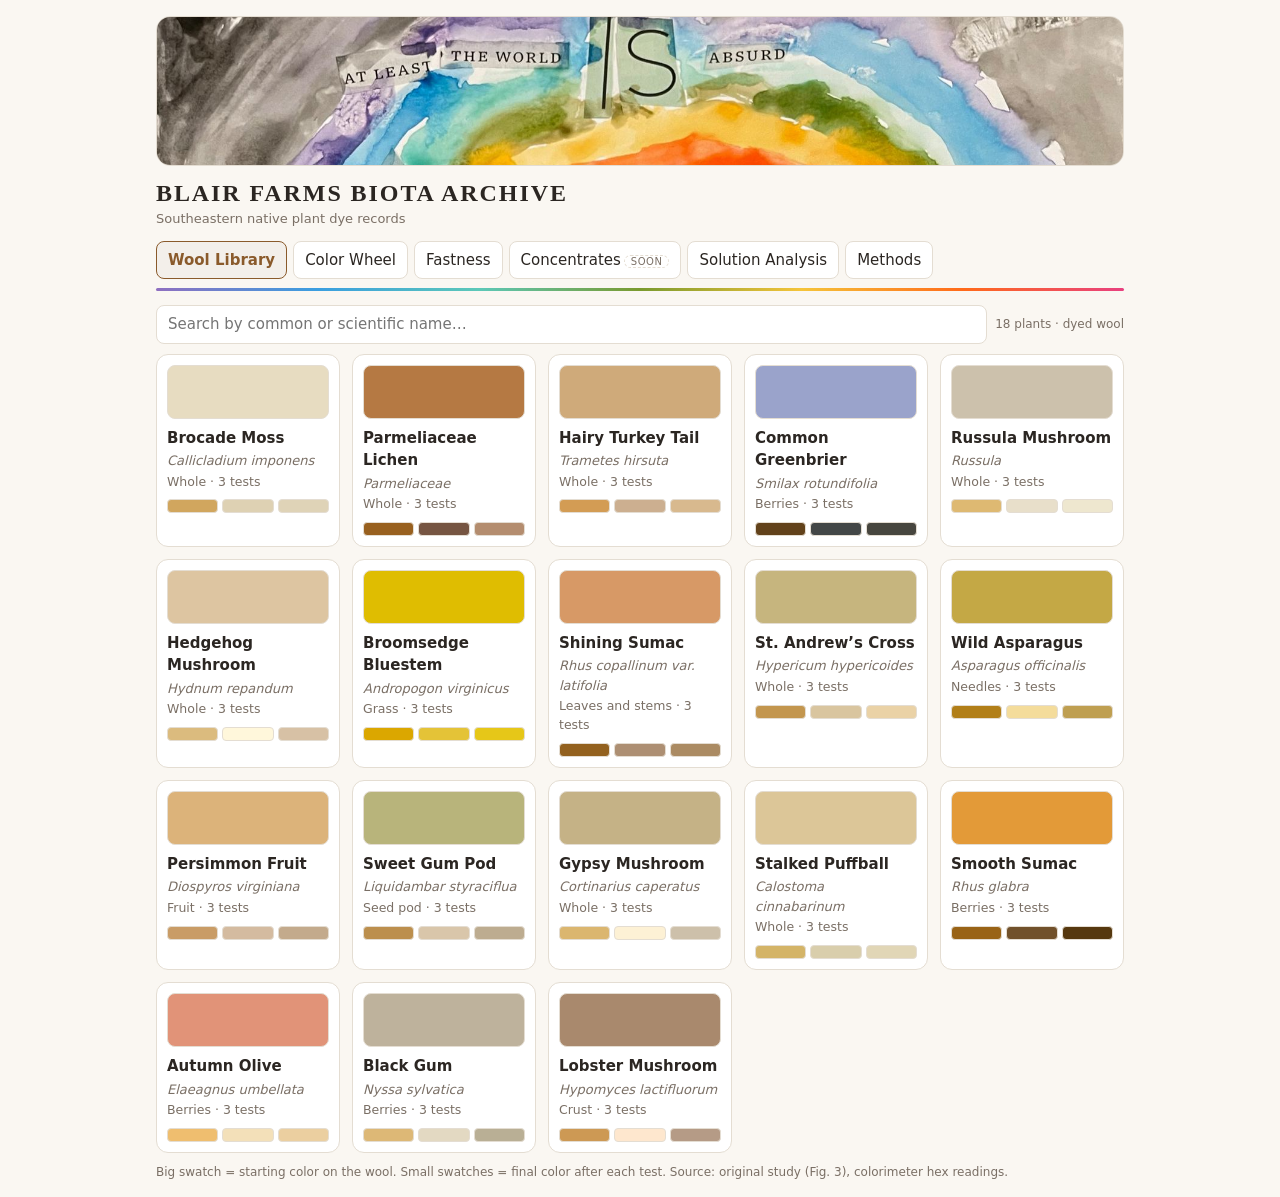
<file: index.html>
<!DOCTYPE html>
<html lang="en">
  <head>
    <meta charset="utf-8" />
    <meta
      name="viewport"
      content="width=device-width, initial-scale=1, viewport-fit=cover"
    />
    <meta
      http-equiv="Content-Security-Policy"
      content="default-src 'none'; script-src 'self'; style-src 'self'; style-src-attr 'unsafe-inline'; img-src 'self'; connect-src 'self'; base-uri 'none'; form-action 'none'"
    />
    <meta name="referrer" content="no-referrer" />
    <title>BLAIR FARMS BIOTA ARCHIVE</title>
    <link rel="icon" type="image/png" href="favicon.png" />
    <link rel="stylesheet" href="style.css" />
  </head>
  <body>
    <div class="w">
      <img
        class="hero"
        src="banner.jpg"
        alt="Watercolor rainbow arch with cut-out paper lettering"
      />
      <h1>BLAIR FARMS BIOTA ARCHIVE</h1>
      <div class="sub">Southeastern native plant dye records</div>
      <div class="tabs" id="tabs"></div>
      <div id="app"><div class="note">Loading…</div></div>
      <div id="ov"></div>
    </div>
    <script src="app.js" defer></script>
  </body>
</html>
</file>
<file: style.css>
/* BLAIR FARMS BIOTA ARCHIVE: styles */
:root {
  --bg: #faf7f2;
  --card: #fff;
  --ink: #2b2622;
  --mute: #7a6f65;
  --line: #e4ddd2;
  --acc: #8a5a2b;
  color-scheme: light;
  box-sizing: border-box;
  padding-top: env(safe-area-inset-top,0px);
  padding-bottom: env(safe-area-inset-bottom,0px);
}

@media (prefers-color-scheme:dark) {
  :root:not([data-theme="light"]) {
    --bg: #1c1916;
    --card: #26221e;
    --ink: #efe8de;
    --mute: #a69b8e;
    --line: #3a342d;
    --acc: #d9a066;
    color-scheme: dark;
  }
}

:root[data-theme="dark"] {
  --bg: #1c1916;
  --card: #26221e;
  --ink: #efe8de;
  --mute: #a69b8e;
  --line: #3a342d;
  --acc: #d9a066;
  color-scheme: dark;
}

html {
  scroll-padding-top: env(safe-area-inset-top,0px);
}

* {
  box-sizing: border-box;
}

body {
  margin: 0;
  background: var(--bg);
  color: var(--ink);
  font: 15px/1.5 system-ui,-apple-system,"Segoe UI",sans-serif;
}

.w {
  max-width: 1000px;
  margin: 0 auto;
  padding: 16px;
}

h1 {
  font: 600 24px Georgia,serif;
  letter-spacing: .08em;
  margin: 0;
}

h2 {
  font: 600 17px Georgia,serif;
  margin: 22px 0 8px;
}

.sub {
  color: var(--mute);
  font-size: 13px;
  margin: 2px 0 12px;
}

.tabs {
  display: flex;
  gap: 6px;
  flex-wrap: wrap;
  margin: 10px 0 14px;
  padding-bottom: 12px;
  position: relative;
}

.tabs::after {
  content: "";
  position: absolute;
  left: 0;
  right: 0;
  bottom: 0;
  height: 3px;
  border-radius: 2px;
  background: linear-gradient(
    90deg,
    #8f6fc0,
    #3a9ee0,
    #5cc8b8,
    #7a9a2e,
    #f5c43a,
    #ff6a1a,
    #e8407f
  );
}

.bar {
  display: flex;
  gap: 8px;
  flex-wrap: wrap;
  align-items: center;
  margin: 10px 0;
}

button,select,input {
  font: inherit;
  color: var(--ink);
  background: var(--card);
  border: 1px solid var(--line);
  border-radius: 8px;
  padding: 7px 11px;
}

button {
  cursor: pointer;
}

button.on {
  border-color: var(--acc);
  color: var(--acc);
  font-weight: 600;
}

.soon {
  font-size: 10px;
  text-transform: uppercase;
  letter-spacing: .05em;
  color: var(--mute);
  border: 1px dashed var(--line);
  border-radius: 99px;
  padding: 0 6px;
  margin-left: 3px;
}

.grid {
  display: grid;
  grid-template-columns: repeat(auto-fill,minmax(170px,1fr));
  gap: 12px;
}

.card {
  background: var(--card);
  border: 1px solid var(--line);
  border-radius: 12px;
  padding: 10px;
  cursor: pointer;
  display: flex;
  flex-direction: column;
  gap: 2px;
}

.card:hover {
  border-color: var(--acc);
}

.card i {
  color: var(--mute);
  font-size: 13px;
}

.card small {
  color: var(--mute);
}

.sw {
  height: 54px;
  border-radius: 8px;
  margin-bottom: 6px;
  border: 1px solid var(--line);
}

.strip {
  display: flex;
  gap: 4px;
  margin-top: 6px;
}

.strip span {
  flex: 1;
  height: 14px;
  border-radius: 4px;
  border: 1px solid var(--line);
}

.ov {
  position: fixed;
  inset: 0;
  background: rgba(0,0,0,.5);
  display: flex;
  justify-content: center;
  align-items: flex-start;
  overflow: auto;
  padding: 16px;
  z-index: 5;
}

.md {
  background: var(--bg);
  border-radius: 14px;
  padding: 16px;
  width: 100%;
  max-width: 720px;
  margin: auto;
}

.t {
  background: var(--card);
  border: 1px solid var(--line);
  border-radius: 10px;
  padding: 10px;
  margin: 8px 0;
}

.row {
  display: flex;
  gap: 6px;
  flex-wrap: wrap;
  align-items: flex-end;
}

.chip {
  width: 58px;
  text-align: center;
  font-size: 11px;
  color: var(--mute);
}

.chip div {
  height: 34px;
  border-radius: 6px;
  border: 1px solid var(--line);
  margin-bottom: 2px;
}

.rk {
  display: grid;
  grid-template-columns: 76px 1fr 48px;
  gap: 8px;
  align-items: center;
  margin: 5px 0;
  font-size: 13px;
}

.rk .b {
  height: 16px;
  border-radius: 5px;
  background: var(--acc);
  opacity: .85;
}

.rk .g {
  display: flex;
  gap: 6px;
}

.rk .g span {
  width: 30px;
  height: 16px;
  border-radius: 4px;
  border: 1px solid var(--line);
}

.pad {
  overflow-x: auto;
}

svg {
  max-width: 100%;
  height: auto;
}

svg text {
  fill: var(--mute);
  font-size: 11px;
}

.note {
  font-size: 12px;
  color: var(--mute);
}

.wh {
  position: relative;
  width: min(100%,460px);
  aspect-ratio: 1;
  margin: 0 auto;
}

.wh .bg {
  position: absolute;
  inset: 13%;
  border-radius: 50%;
  background: radial-gradient(circle,#fff 0%,rgba(255,255,255,0) 72%),conic-gradient(hsl(0,100%,50%),hsl(60,100%,50%),hsl(120,100%,50%),hsl(180,100%,50%),hsl(240,100%,50%),hsl(300,100%,50%),hsl(360,100%,50%));
  border: 1px solid var(--line);
}

.wh svg {
  position: absolute;
  inset: 0;
  width: 100%;
  height: 100%;
}

.cov {
  display: flex;
  flex-wrap: wrap;
  gap: 6px;
  margin: 10px 0;
}

.cov span {
  font-size: 12px;
  padding: 3px 9px;
  border-radius: 99px;
  border: 1px solid var(--line);
}

.cov .y {
  color: #fff;
  text-shadow: 0 0 2px rgba(0,0,0,.6);
}

.cov .n {
  color: var(--mute);
  border-style: dashed;
}

.ph {
  border: 2px dashed var(--line);
  border-radius: 14px;
  padding: 18px;
  background: var(--card);
}

.fm {
  background: var(--card);
  border: 1px solid var(--line);
  border-radius: 10px;
  padding: 12px;
  overflow-x: auto;
  font: 13px/1.6 ui-monospace,Menlo,Consolas,monospace;
  white-space: pre;
}

.tb {
  border-collapse: collapse;
  font-size: 13px;
  margin: 8px 0;
}

.tb td,.tb th {
  border: 1px solid var(--line);
  padding: 4px 10px;
  text-align: right;
}

.tb td:first-child {
  text-align: left;
}

.ck {
  display: flex;
  flex-direction: column;
  align-items: center;
  gap: 3px;
  width: 68px;
  padding: 6px;
  font-size: 11px;
}

.ck.on {
  border-color: var(--acc);
  box-shadow: 0 0 0 1px var(--acc);
}

.cs {
  display: block;
  width: 100%;
  height: 28px;
  border-radius: 5px;
  border: 1px solid var(--line);
}

.cmp {
  display: flex;
  align-items: center;
  gap: 12px;
  flex-wrap: wrap;
  margin: 14px 0;
}

.sq {
  width: 64px;
  height: 64px;
  border-radius: 12px;
  border: 1px solid var(--line);
}

.big {
  font: 600 26px Georgia, serif;
}

details summary {
  cursor: pointer;
  margin: 10px 0 6px;
}

.hero {
  display: block;
  width: 100%;
  height: 150px;
  object-fit: cover;
  object-position: 50% 40%;
  border-radius: 14px;
  border: 1px solid var(--line);
  margin-bottom: 14px;
}

button.on {
  background: color-mix(in srgb, var(--acc) 10%, var(--card));
}

.card:hover {
  box-shadow: 0 2px 10px color-mix(in srgb, var(--acc) 25%, transparent);
}

@media (max-width: 560px) {
  .hero {
    height: 100px;
  }
}

/* Solution Analysis: case studies */
.st-grid {
  grid-template-columns: repeat(auto-fill,minmax(220px,1fr));
}

.st-th {
  display: block;
  width: 100%;
  height: 130px;
  object-fit: cover;
  border-radius: 8px;
  border: 1px solid var(--line);
  margin-bottom: 6px;
}

.st-chip {
  display: inline-block;
  font-size: 10px;
  text-transform: uppercase;
  letter-spacing: .05em;
  color: var(--acc);
  border: 1px solid var(--acc);
  border-radius: 99px;
  padding: 0 8px;
  margin-top: 4px;
}

.st-head {
  display: flex;
  gap: 16px;
  align-items: flex-start;
  flex-wrap: wrap;
  margin-bottom: 6px;
}

.st-head img {
  width: 200px;
  max-width: 100%;
  aspect-ratio: 1;
  object-fit: cover;
  border-radius: 12px;
  border: 1px solid var(--line);
}

.st-head > div {
  flex: 1;
  min-width: 220px;
}

.st-h3 {
  font: 600 14px Georgia,serif;
  margin: 14px 0 4px;
}

.st-call {
  border-left: 3px solid var(--acc);
  background: var(--card);
  border-radius: 0 8px 8px 0;
  padding: 8px 12px;
  margin: 10px 0;
  font-size: 14px;
}

.st-fm {
  white-space: normal;
  text-align: center;
  margin: 10px 0;
}

.st-facts th {
  text-align: left;
  color: var(--mute);
  font-weight: 600;
}

.st-facts td,.st-tb td {
  text-align: left;
}

.st-fold {
  background: var(--card);
  border: 1px solid var(--line);
  border-radius: 10px;
  padding: 2px 14px 10px;
  margin: 8px 0;
}

.st-fold summary {
  font-weight: 600;
  margin: 8px 0;
}

.st-fold[open] summary {
  color: var(--acc);
}

/* Color wheel zoom and pan */
.wh {
  overflow: hidden;
  cursor: grab;
  touch-action: pan-y;
  user-select: none;
  -webkit-user-select: none;
  border: 1px solid transparent;
  border-radius: 14px;
}

.wh.zoomed {
  border-color: var(--line);
}

.wh.drag {
  cursor: grabbing;
}

.wz {
  position: absolute;
  inset: 0;
  transform-origin: 50% 50%;
}

.wh svg.wd {
  pointer-events: none;
}

.wd-g {
  pointer-events: auto;
}

.wc {
  position: absolute;
  top: 6px;
  right: 6px;
  z-index: 2;
  display: flex;
  flex-direction: column;
  gap: 4px;
}

.wc button {
  width: 30px;
  height: 30px;
  padding: 0;
  font-size: 17px;
  line-height: 1;
}

.wzl {
  position: absolute;
  left: 8px;
  bottom: 6px;
  z-index: 2;
  font-size: 11px;
  color: var(--mute);
  pointer-events: none;
}

/* Methods: typeset derivation */
.ms {
  list-style: none;
  padding: 0;
  margin: 12px 0;
  display: grid;
  gap: 10px;
}

.mstep {
  display: grid;
  grid-template-columns: 30px minmax(0,1fr);
  gap: 12px;
  background: var(--card);
  border: 1px solid var(--line);
  border-radius: 12px;
  padding: 12px 14px;
}

.mstep.last {
  border-color: var(--acc);
}

.mnum {
  width: 28px;
  height: 28px;
  border-radius: 50%;
  background: var(--acc);
  color: var(--card);
  font: 600 14px Georgia, serif;
  display: grid;
  place-items: center;
}

.mstep h3 {
  font: 600 15px Georgia, serif;
  margin: 3px 0 2px;
}

.mstep p {
  margin: 0 0 6px;
}

.eqw {
  overflow-x: auto;
  padding: 4px 2px;
}

math {
  font-family: "STIX Two Math", "Cambria Math", "Latin Modern Math", "Noto Sans Math", math, serif;
  font-size: 1.2em;
  color: var(--ink);
}

mtext {
  font-family: system-ui, -apple-system, "Segoe UI", sans-serif;
  font-size: .78em;
  color: var(--mute);
}

mtext.hx {
  font-family: ui-monospace, Menlo, Consolas, monospace;
  font-size: .72em;
  color: var(--acc);
}

math mtable.cases mtd {
  text-align: left;
  padding: .25em .6em;
}

math mtable.mat mtd {
  text-align: center;
  padding: .15em .5em;
}

math mtable.al mtd {
  padding: .2em .25em;
}

math mtable.al mtd:first-child {
  text-align: right;
}

math mtable.al mtd:last-child {
  text-align: left;
}
</file>
